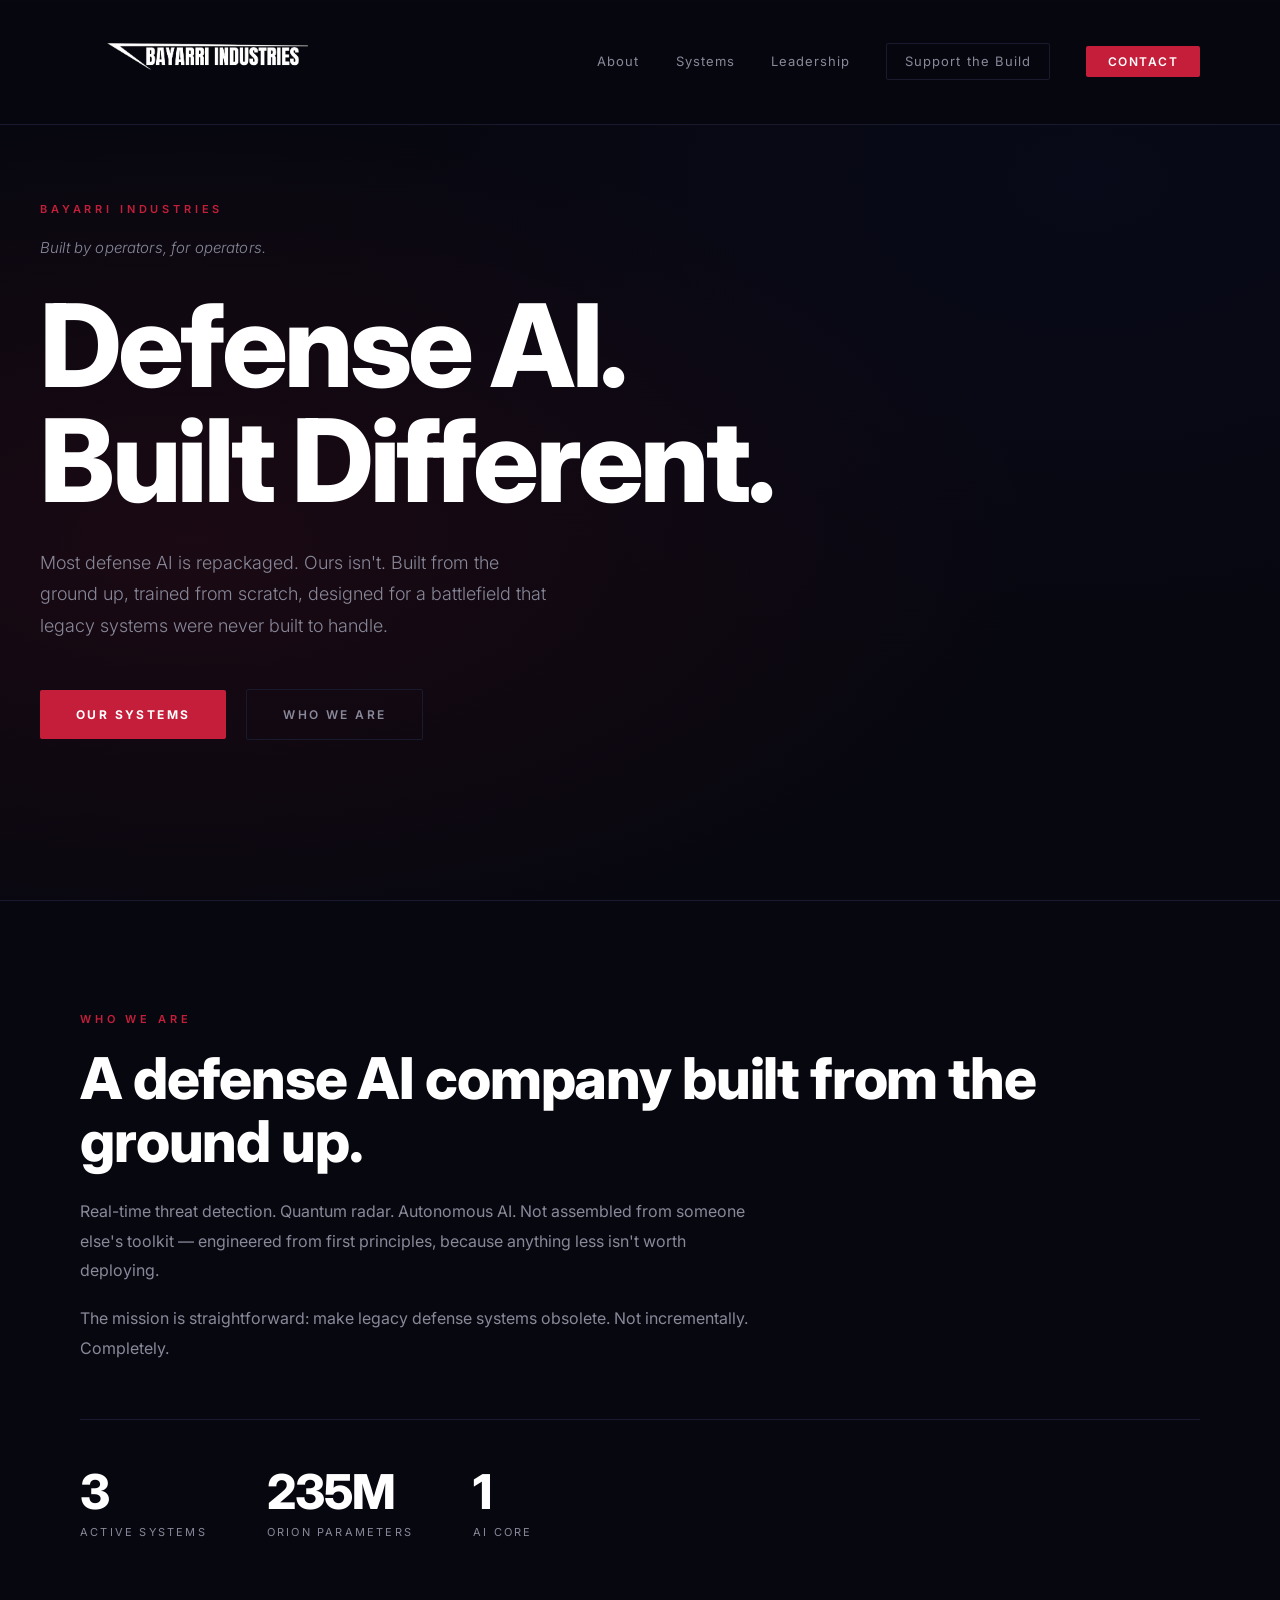
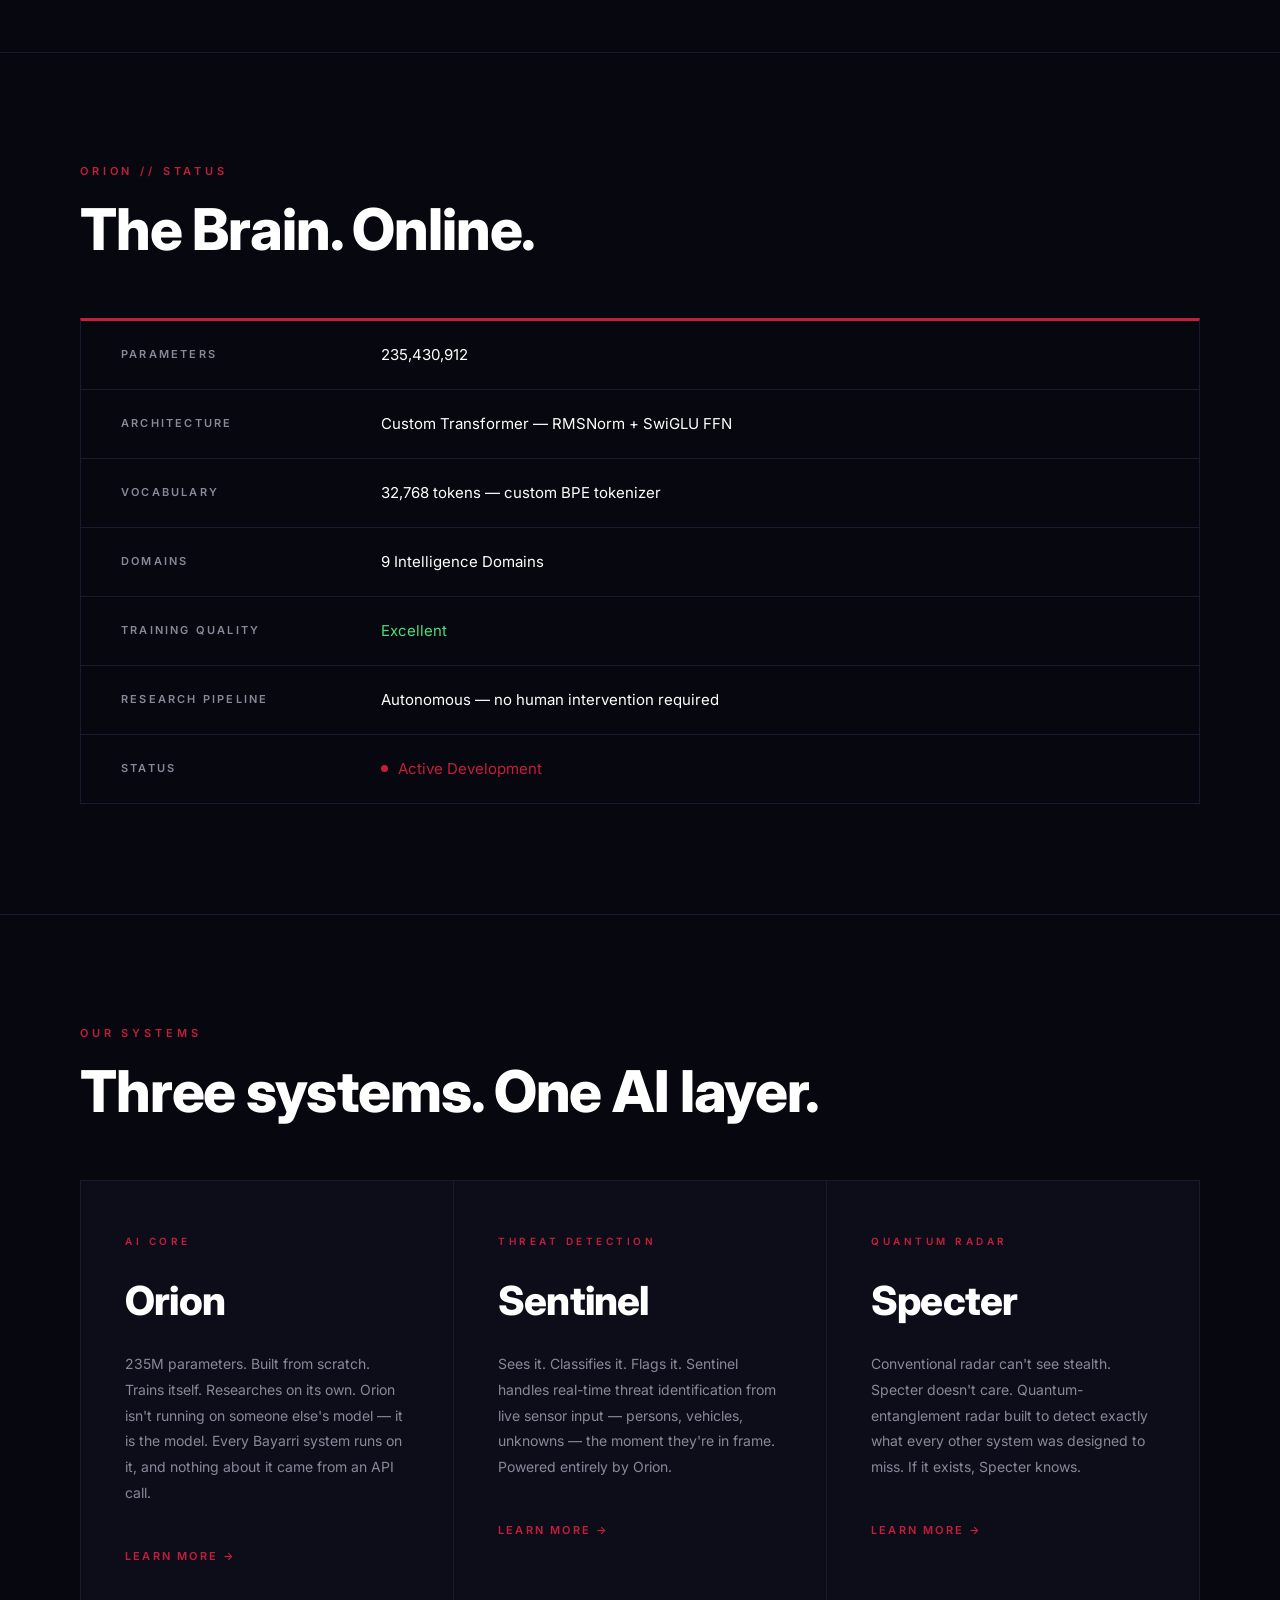
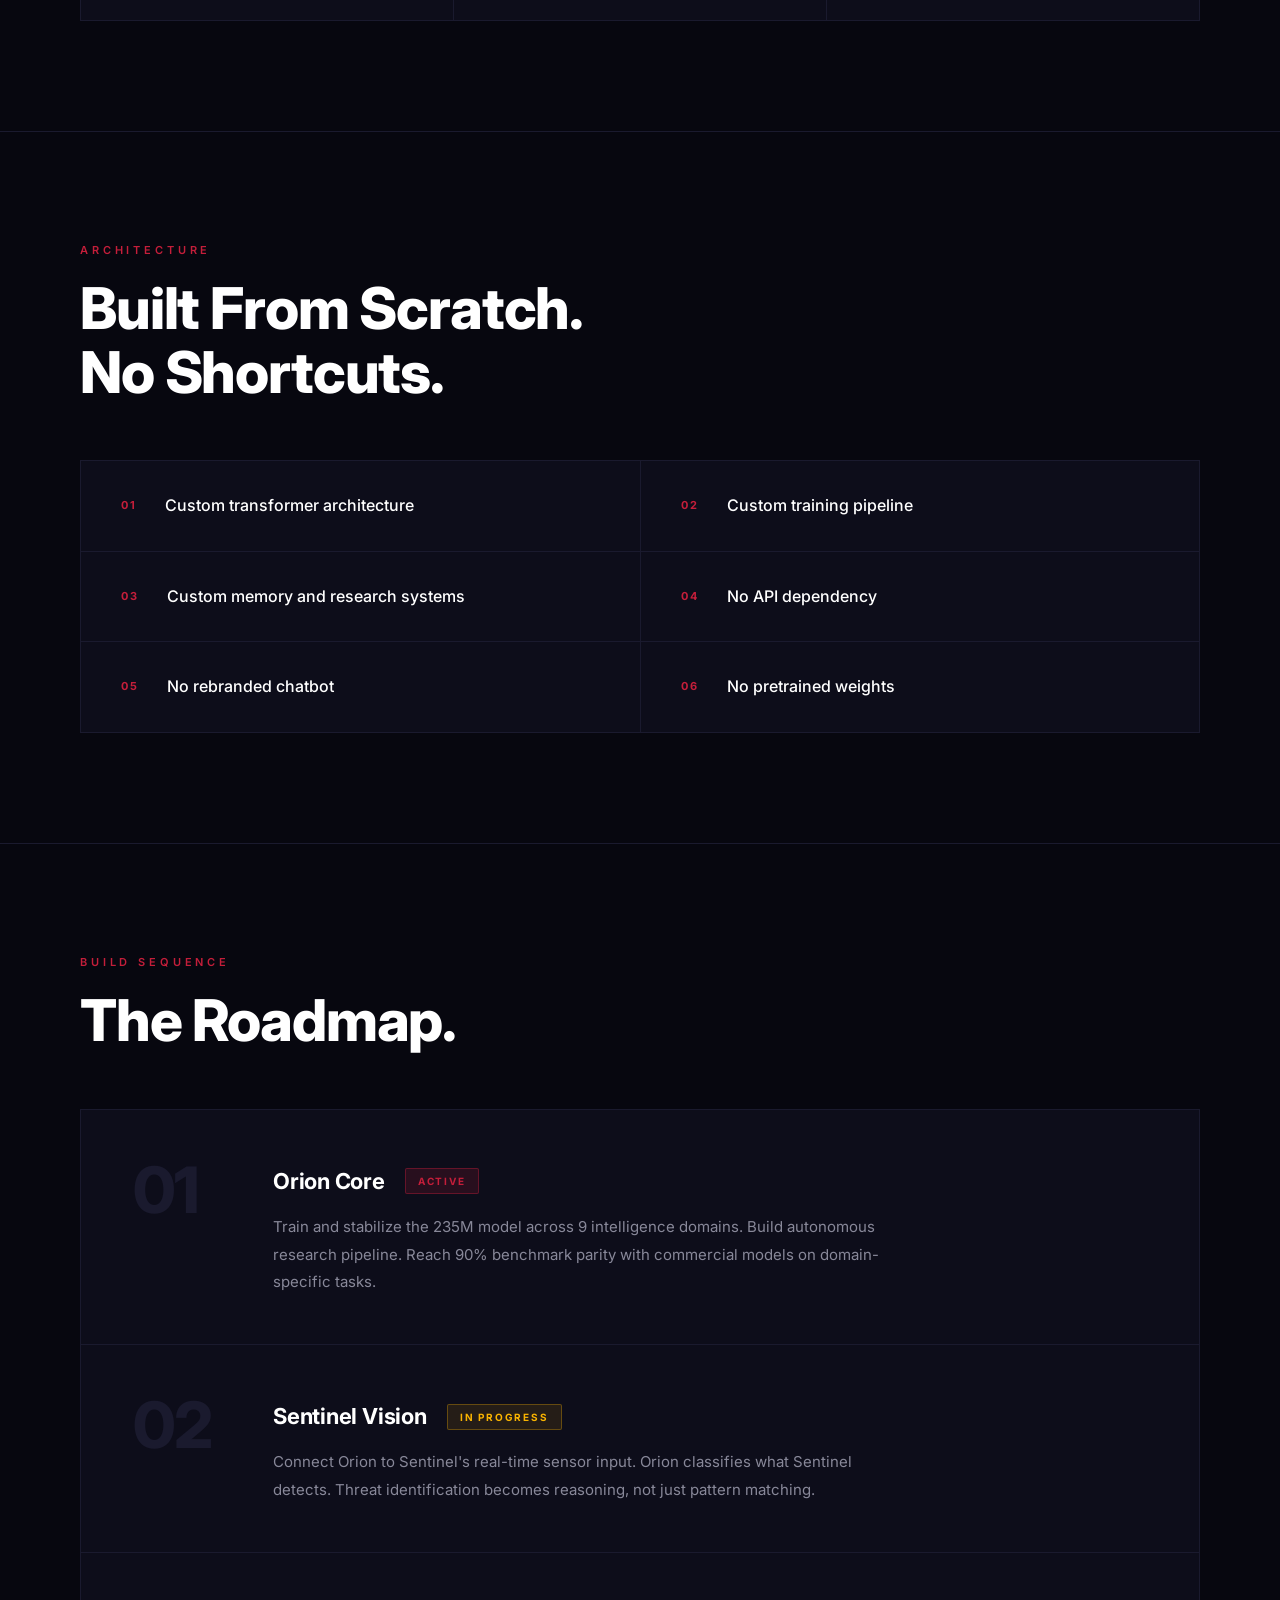
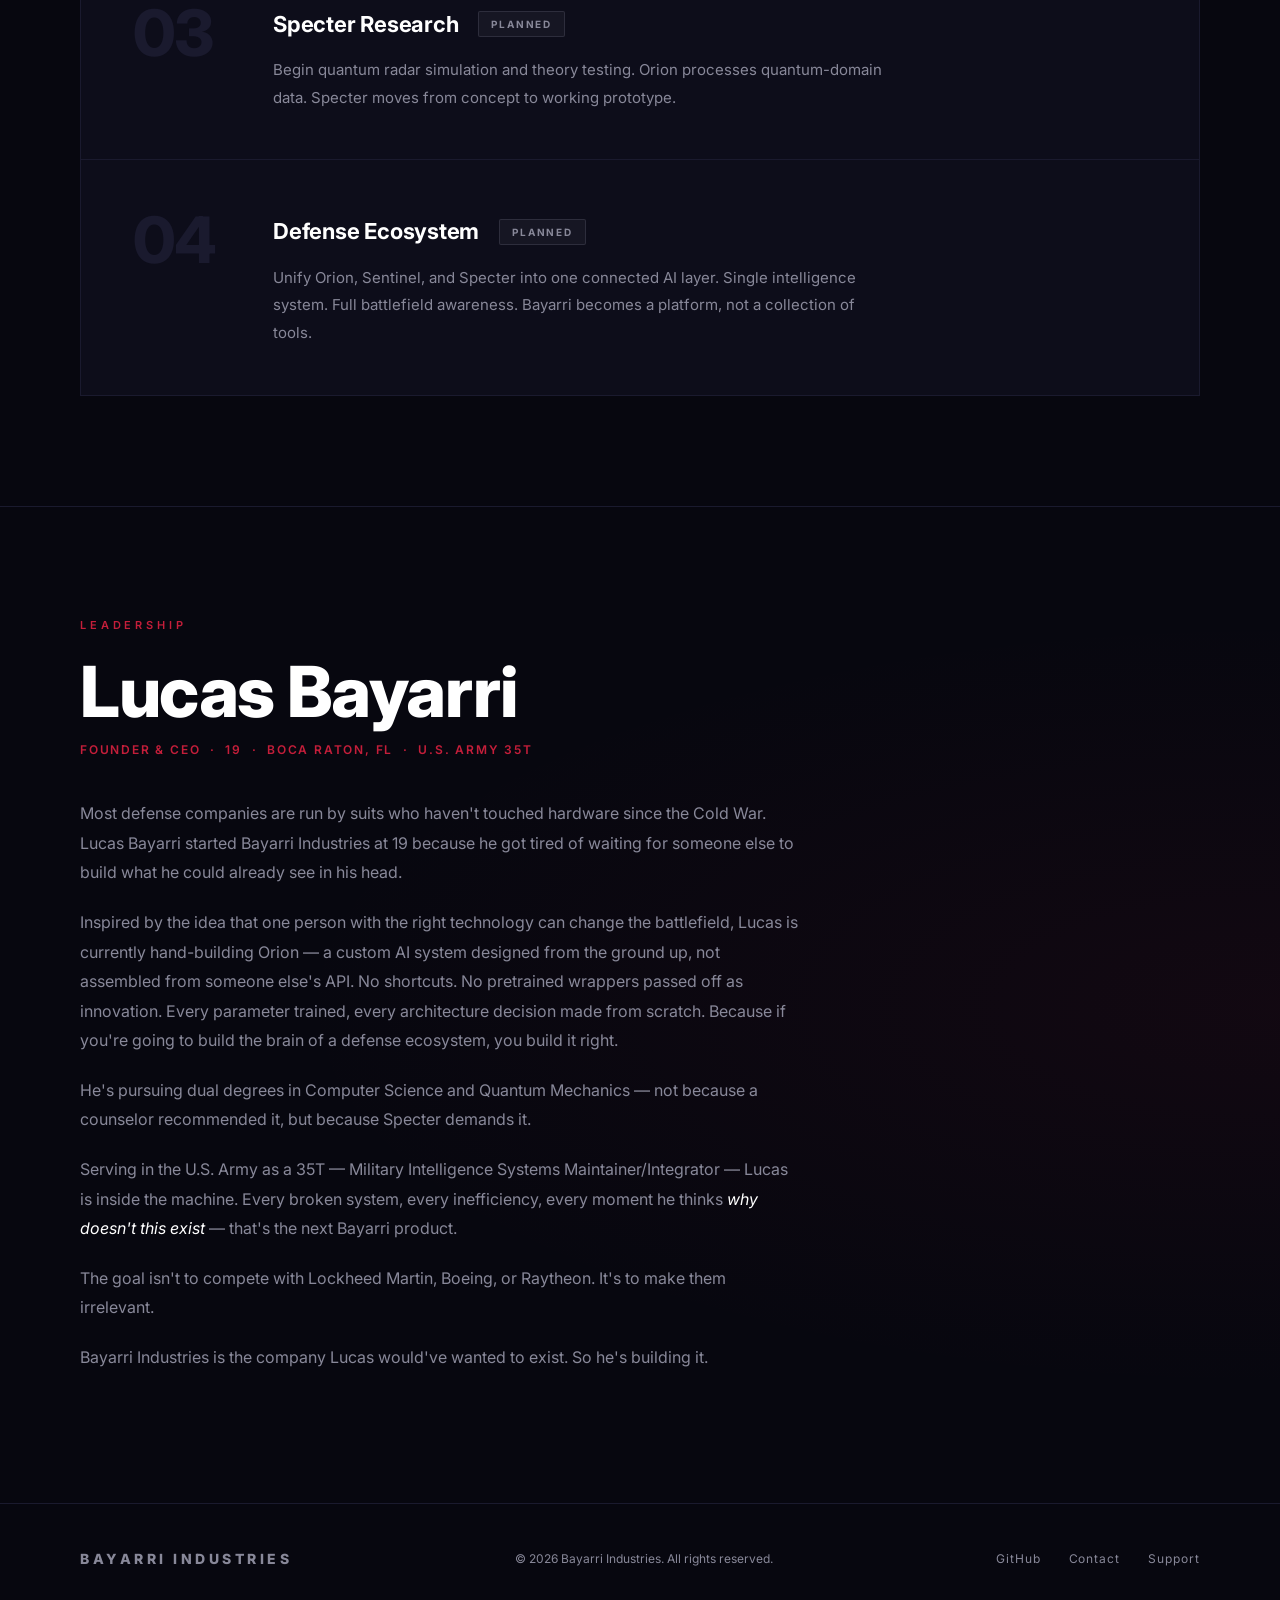
<file: index.html>
<!DOCTYPE html>
<html lang="en">
<head>
    <meta charset="UTF-8">
    <meta name="viewport" content="width=device-width, initial-scale=1.0">
    <title>Bayarri Industries — Defense AI</title>
    <meta name="description" content="Bayarri Industries builds AI-powered defense systems from the ground up. Orion, Sentinel, Specter.">
    <link rel="stylesheet" href="style.css">
    <link href="https://fonts.googleapis.com/css2?family=Inter:wght@300;400;500;600;700;800&display=swap" rel="stylesheet">
</head>
<body>

    <!-- CONTACT MODAL -->
    <div class="modal-overlay" id="contactModal" onclick="closeModal()">
        <div class="modal" onclick="event.stopPropagation()">
            <button class="modal-close" onclick="closeModal()">✕</button>
            <div class="modal-label">Contact</div>
            <h2 class="modal-title">Bayarri Industries</h2>
            <p class="modal-sub">For inquiries, partnerships, or general contact — reach out directly.</p>
            <div class="modal-email">
                <span id="emailText">bayarriindustries@gmail.com</span>
                <button class="copy-btn" onclick="copyEmail()">Copy</button>
            </div>
            <a href="mailto:bayarriindustries@gmail.com" class="btn-primary modal-send">Send Email →</a>
            <p class="modal-note">Response time: within 48 hours.</p>
        </div>
    </div>

    <!-- NAV -->
    <nav>
        <div class="nav-container">
            <a href="index.html" class="logo">
                <img src="assets/logo.png" alt="Bayarri Industries">
            </a>
            <div class="nav-links">
                <a href="#about">About</a>
                <a href="#projects">Systems</a>
                <a href="#ceo">Leadership</a>
                <a href="https://ko-fi.com/bayarriindustries" target="_blank" class="nav-support">Support the Build</a>
                <button class="nav-cta" onclick="openModal()">Contact</button>
            </div>
        </div>
    </nav>

    <!-- HERO -->
    <section class="hero">
        <div class="hero-content">
            <div class="section-label">Bayarri Industries</div>
            <p class="hero-tagline">Built by operators, for operators.</p>
            <h1>Defense AI.<br>Built Different.</h1>
            <p class="hero-sub">Most defense AI is repackaged. Ours isn't. Built from the ground up, trained from scratch, designed for a battlefield that legacy systems were never built to handle.</p>
            <a href="#projects" class="btn-primary">Our Systems</a>
            <a href="#about" class="btn-secondary">Who We Are</a>
        </div>
    </section>

    <!-- ABOUT -->
    <section class="about" id="about">
        <div class="container">
            <div class="section-label">Who We Are</div>
            <h2>A defense AI company built from the ground up.</h2>
            <p>Real-time threat detection. Quantum radar. Autonomous AI. Not assembled from someone else's toolkit — engineered from first principles, because anything less isn't worth deploying.</p>
            <p>The mission is straightforward: make legacy defense systems obsolete. Not incrementally. Completely.</p>
            <div class="about-stats">
                <div>
                    <div class="stat-num">3</div>
                    <div class="stat-label">Active Systems</div>
                </div>
                <div>
                    <div class="stat-num">235M</div>
                    <div class="stat-label">Orion Parameters</div>
                </div>
                <div>
                    <div class="stat-num">1</div>
                    <div class="stat-label">AI Core</div>
                </div>
            </div>
        </div>
    </section>

    <!-- ORION STATUS -->
    <section id="orion-status">
        <div class="container">
            <div class="section-label">Orion // Status</div>
            <h2>The Brain. Online.</h2>
            <div class="orion-panel">
                <div class="panel-row">
                    <span class="panel-key">Parameters</span>
                    <span class="panel-val">235,430,912</span>
                </div>
                <div class="panel-row">
                    <span class="panel-key">Architecture</span>
                    <span class="panel-val">Custom Transformer &mdash; RMSNorm + SwiGLU FFN</span>
                </div>
                <div class="panel-row">
                    <span class="panel-key">Vocabulary</span>
                    <span class="panel-val">32,768 tokens &mdash; custom BPE tokenizer</span>
                </div>
                <div class="panel-row">
                    <span class="panel-key">Domains</span>
                    <span class="panel-val">9 Intelligence Domains</span>
                </div>
                <div class="panel-row">
                    <span class="panel-key">Training Quality</span>
                    <span class="panel-val panel-green">Excellent</span>
                </div>
                <div class="panel-row">
                    <span class="panel-key">Research Pipeline</span>
                    <span class="panel-val">Autonomous &mdash; no human intervention required</span>
                </div>
                <div class="panel-row">
                    <span class="panel-key">Status</span>
                    <span class="panel-val panel-active"><span class="pulse"></span>Active Development</span>
                </div>
            </div>
        </div>
    </section>

    <!-- PROJECTS -->
    <section id="projects">
        <div class="container">
            <div class="section-label">Our Systems</div>
            <h2>Three systems. One AI layer.</h2>
            <div class="project-grid">
                <a href="orion.html" class="project-card">
                    <div class="card-label">AI Core</div>
                    <h3>Orion</h3>
                    <p>235M parameters. Built from scratch. Trains itself. Researches on its own. Orion isn't running on someone else's model — it is the model. Every Bayarri system runs on it, and nothing about it came from an API call.</p>
                    <span class="card-link">Learn more →</span>
                </a>
                <a href="sentinel.html" class="project-card">
                    <div class="card-label">Threat Detection</div>
                    <h3>Sentinel</h3>
                    <p>Sees it. Classifies it. Flags it. Sentinel handles real-time threat identification from live sensor input — persons, vehicles, unknowns — the moment they're in frame. Powered entirely by Orion.</p>
                    <span class="card-link">Learn more →</span>
                </a>
                <a href="specter.html" class="project-card">
                    <div class="card-label">Quantum Radar</div>
                    <h3>Specter</h3>
                    <p>Conventional radar can't see stealth. Specter doesn't care. Quantum-entanglement radar built to detect exactly what every other system was designed to miss. If it exists, Specter knows.</p>
                    <span class="card-link">Learn more →</span>
                </a>
            </div>
        </div>
    </section>

    <!-- NO SHORTCUTS -->
    <section id="no-shortcuts">
        <div class="container">
            <div class="section-label">Architecture</div>
            <h2>Built From Scratch.<br>No Shortcuts.</h2>
            <div class="scratch-grid">
                <div class="scratch-item">
                    <span class="scratch-num">01</span>
                    <span>Custom transformer architecture</span>
                </div>
                <div class="scratch-item">
                    <span class="scratch-num">02</span>
                    <span>Custom training pipeline</span>
                </div>
                <div class="scratch-item">
                    <span class="scratch-num">03</span>
                    <span>Custom memory and research systems</span>
                </div>
                <div class="scratch-item">
                    <span class="scratch-num">04</span>
                    <span>No API dependency</span>
                </div>
                <div class="scratch-item">
                    <span class="scratch-num">05</span>
                    <span>No rebranded chatbot</span>
                </div>
                <div class="scratch-item">
                    <span class="scratch-num">06</span>
                    <span>No pretrained weights</span>
                </div>
            </div>
        </div>
    </section>

    <!-- ROADMAP -->
    <section id="roadmap">
        <div class="container">
            <div class="section-label">Build Sequence</div>
            <h2>The Roadmap.</h2>
            <div class="roadmap">
                <div class="phase">
                    <div class="phase-num">01</div>
                    <div class="phase-body">
                        <div class="phase-header">
                            <div class="phase-title">Orion Core</div>
                            <div class="phase-badge phase-active-badge">Active</div>
                        </div>
                        <p>Train and stabilize the 235M model across 9 intelligence domains. Build autonomous research pipeline. Reach 90% benchmark parity with commercial models on domain-specific tasks.</p>
                    </div>
                </div>
                <div class="phase">
                    <div class="phase-num">02</div>
                    <div class="phase-body">
                        <div class="phase-header">
                            <div class="phase-title">Sentinel Vision</div>
                            <div class="phase-badge phase-progress-badge">In Progress</div>
                        </div>
                        <p>Connect Orion to Sentinel's real-time sensor input. Orion classifies what Sentinel detects. Threat identification becomes reasoning, not just pattern matching.</p>
                    </div>
                </div>
                <div class="phase">
                    <div class="phase-num">03</div>
                    <div class="phase-body">
                        <div class="phase-header">
                            <div class="phase-title">Specter Research</div>
                            <div class="phase-badge phase-planned-badge">Planned</div>
                        </div>
                        <p>Begin quantum radar simulation and theory testing. Orion processes quantum-domain data. Specter moves from concept to working prototype.</p>
                    </div>
                </div>
                <div class="phase">
                    <div class="phase-num">04</div>
                    <div class="phase-body">
                        <div class="phase-header">
                            <div class="phase-title">Defense Ecosystem</div>
                            <div class="phase-badge phase-planned-badge">Planned</div>
                        </div>
                        <p>Unify Orion, Sentinel, and Specter into one connected AI layer. Single intelligence system. Full battlefield awareness. Bayarri becomes a platform, not a collection of tools.</p>
                    </div>
                </div>
            </div>
        </div>
    </section>

    <!-- CEO -->
    <section class="ceo" id="ceo">
        <div class="container">
            <div class="section-label">Leadership</div>
            <div class="ceo-text">
                <h2>Lucas Bayarri</h2>
                <div class="ceo-title">Founder & CEO &nbsp;·&nbsp; 19 &nbsp;·&nbsp; Boca Raton, FL &nbsp;·&nbsp; U.S. Army 35T</div>
                <p>Most defense companies are run by suits who haven't touched hardware since the Cold War. Lucas Bayarri started Bayarri Industries at 19 because he got tired of waiting for someone else to build what he could already see in his head.</p>
                <p>Inspired by the idea that one person with the right technology can change the battlefield, Lucas is currently hand-building Orion — a custom AI system designed from the ground up, not assembled from someone else's API. No shortcuts. No pretrained wrappers passed off as innovation. Every parameter trained, every architecture decision made from scratch. Because if you're going to build the brain of a defense ecosystem, you build it right.</p>
                <p>He's pursuing dual degrees in Computer Science and Quantum Mechanics — not because a counselor recommended it, but because Specter demands it.</p>
                <p>Serving in the U.S. Army as a 35T — Military Intelligence Systems Maintainer/Integrator — Lucas is inside the machine. Every broken system, every inefficiency, every moment he thinks <em>why doesn't this exist</em> — that's the next Bayarri product.</p>
                <p>The goal isn't to compete with Lockheed Martin, Boeing, or Raytheon. It's to make them irrelevant.</p>
                <p>Bayarri Industries is the company Lucas would've wanted to exist. So he's building it.</p>
            </div>
        </div>
    </section>

    <!-- FOOTER -->
    <footer>
        <div class="container">
            <div class="footer-content">
                <div class="footer-logo">BAYARRI INDUSTRIES</div>
                <div class="footer-text">© 2026 Bayarri Industries. All rights reserved.</div>
                <div class="footer-links">
                    <a href="https://github.com/Bayarri-Industries" target="_blank">GitHub</a>
                    <a href="#" onclick="openModal(); return false;">Contact</a>
                    <a href="https://ko-fi.com/bayarriindustries" target="_blank">Support</a>
                </div>
            </div>
        </div>
    </footer>

    <script>
        function openModal() {
            document.getElementById('contactModal').classList.add('active');
            document.body.style.overflow = 'hidden';
        }
        function closeModal() {
            document.getElementById('contactModal').classList.remove('active');
            document.body.style.overflow = '';
        }
        function copyEmail() {
            navigator.clipboard.writeText('bayarriindustries@gmail.com');
            const btn = document.querySelector('.copy-btn');
            btn.textContent = 'Copied';
            setTimeout(() => btn.textContent = 'Copy', 2000);
        }
        document.addEventListener('keydown', e => { if (e.key === 'Escape') closeModal(); });
    </script>

</body>
</html>
</file>
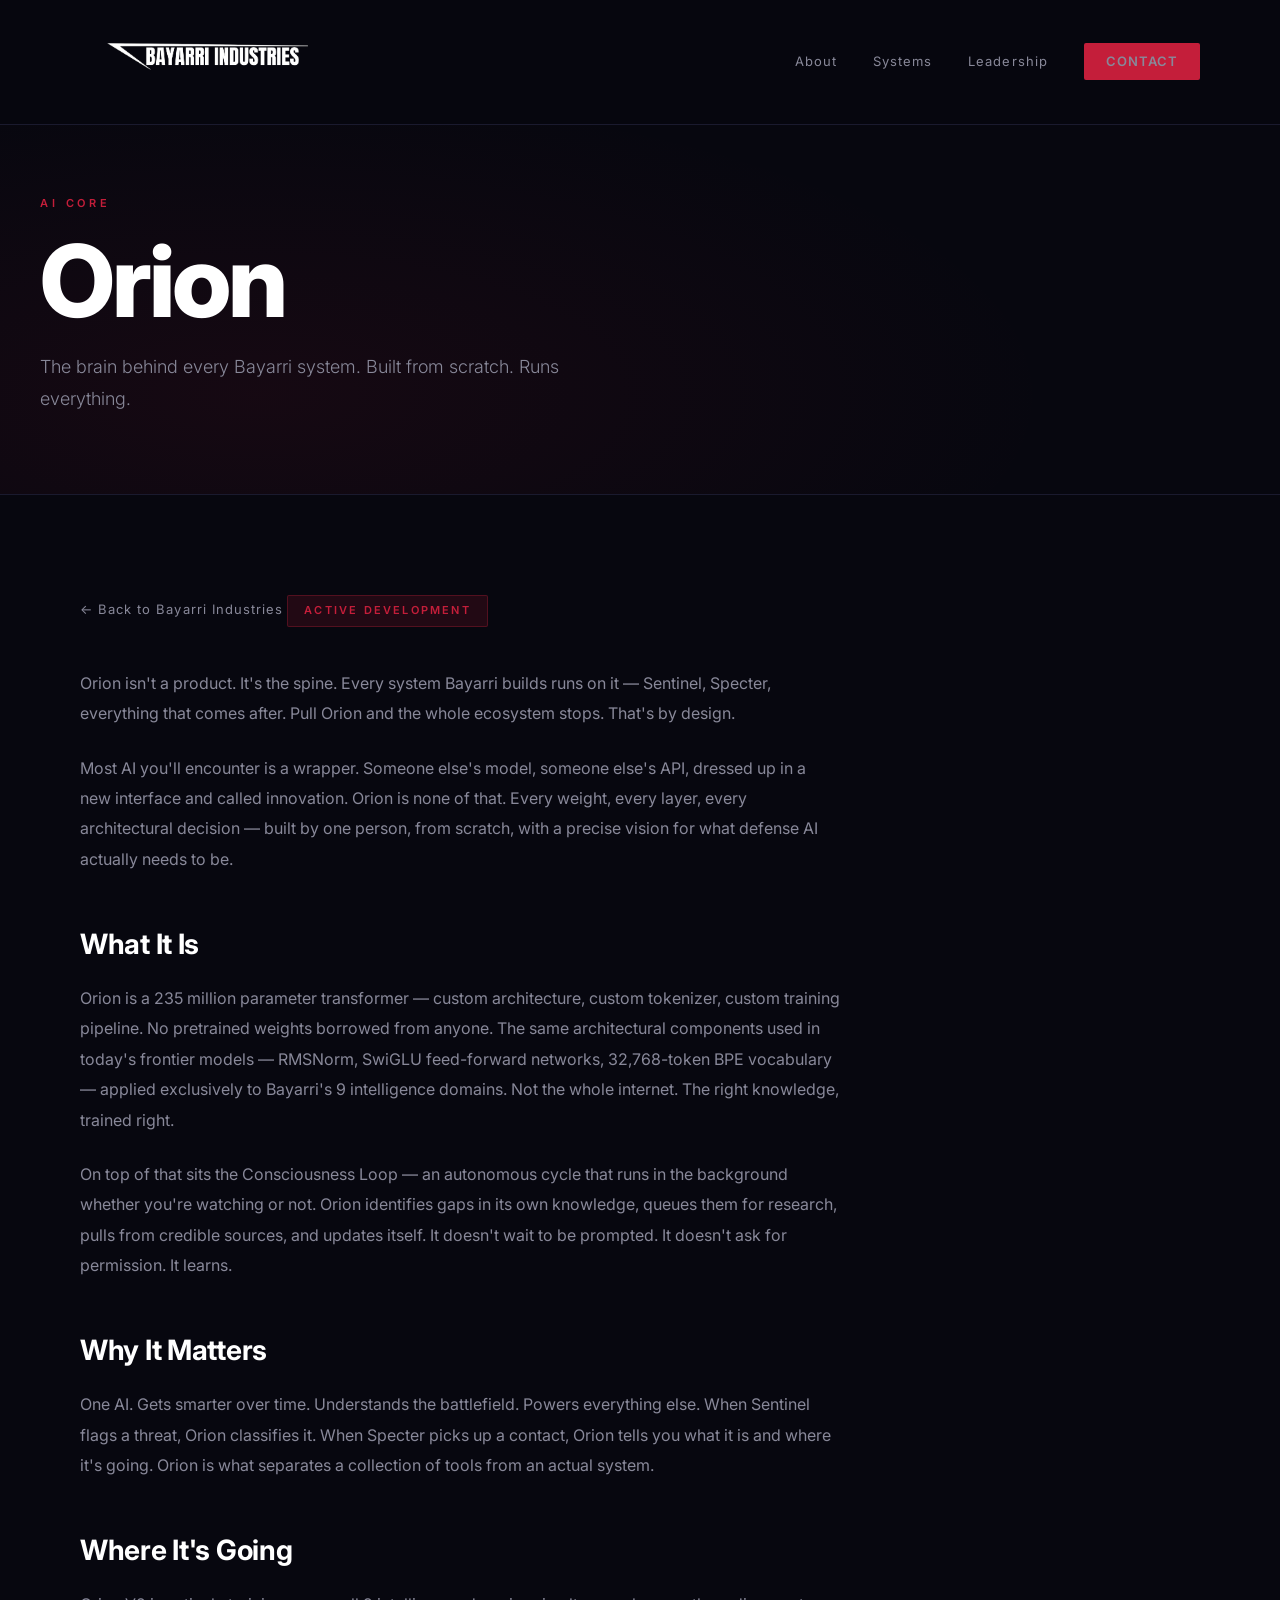
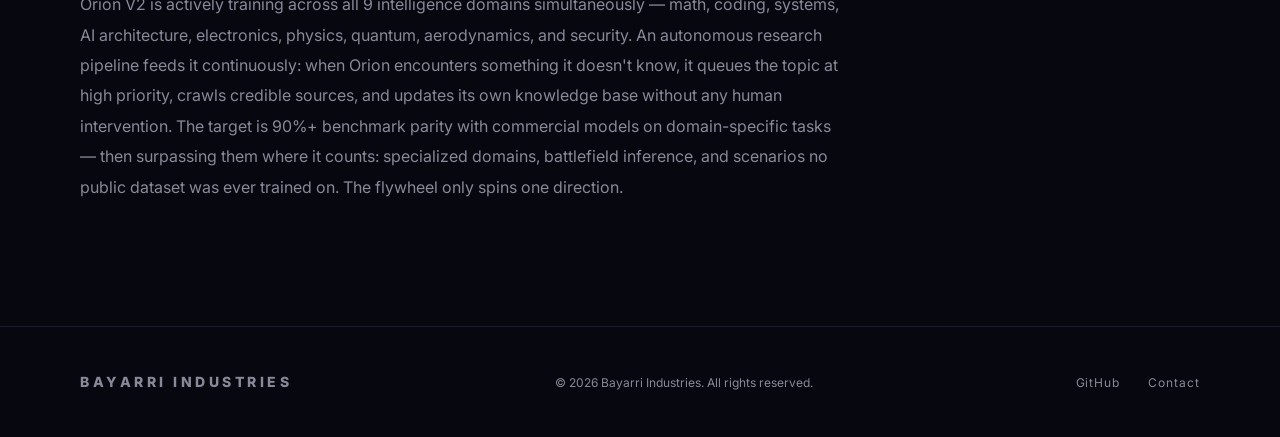
<file: orion.html>
<!DOCTYPE html>
<html lang="en">
<head>
    <meta charset="UTF-8">
    <meta name="viewport" content="width=device-width, initial-scale=1.0">
    <title>Orion — Bayarri Industries</title>
    <link rel="stylesheet" href="style.css">
    <link href="https://fonts.googleapis.com/css2?family=Inter:wght@300;400;500;600;700;800&display=swap" rel="stylesheet">
</head>
<body>

    <nav>
        <div class="nav-container">
            <a href="index.html" class="logo">
                <img src="assets/logo.png" alt="Bayarri Industries">
            </a>
            <div class="nav-links">
                <a href="index.html#about">About</a>
                <a href="index.html#projects">Systems</a>
                <a href="index.html#ceo">Leadership</a>
                <a href="mailto:bayarriindustries@gmail.com" class="nav-cta">Contact</a>
            </div>
        </div>
    </nav>

    <div class="page-hero">
        <div class="page-hero-content">
            <div class="section-label">AI Core</div>
            <h1>Orion</h1>
            <p class="sub">The brain behind every Bayarri system. Built from scratch. Runs everything.</p>
        </div>
    </div>

    <div class="page-content">
        <div class="container">
            <a href="index.html" class="back-link">← Back to Bayarri Industries</a>
            <div class="status-badge">Active Development</div>

            <p>Orion isn't a product. It's the spine. Every system Bayarri builds runs on it — Sentinel, Specter, everything that comes after. Pull Orion and the whole ecosystem stops. That's by design.</p>

            <p>Most AI you'll encounter is a wrapper. Someone else's model, someone else's API, dressed up in a new interface and called innovation. Orion is none of that. Every weight, every layer, every architectural decision — built by one person, from scratch, with a precise vision for what defense AI actually needs to be.</p>

            <h3>What It Is</h3>
            <p>Orion is a 235 million parameter transformer — custom architecture, custom tokenizer, custom training pipeline. No pretrained weights borrowed from anyone. The same architectural components used in today's frontier models — RMSNorm, SwiGLU feed-forward networks, 32,768-token BPE vocabulary — applied exclusively to Bayarri's 9 intelligence domains. Not the whole internet. The right knowledge, trained right.</p>

            <p>On top of that sits the Consciousness Loop — an autonomous cycle that runs in the background whether you're watching or not. Orion identifies gaps in its own knowledge, queues them for research, pulls from credible sources, and updates itself. It doesn't wait to be prompted. It doesn't ask for permission. It learns.</p>

            <h3>Why It Matters</h3>
            <p>One AI. Gets smarter over time. Understands the battlefield. Powers everything else. When Sentinel flags a threat, Orion classifies it. When Specter picks up a contact, Orion tells you what it is and where it's going. Orion is what separates a collection of tools from an actual system.</p>

            <h3>Where It's Going</h3>
            <p>Orion V2 is actively training across all 9 intelligence domains simultaneously — math, coding, systems, AI architecture, electronics, physics, quantum, aerodynamics, and security. An autonomous research pipeline feeds it continuously: when Orion encounters something it doesn't know, it queues the topic at high priority, crawls credible sources, and updates its own knowledge base without any human intervention. The target is 90%+ benchmark parity with commercial models on domain-specific tasks — then surpassing them where it counts: specialized domains, battlefield inference, and scenarios no public dataset was ever trained on. The flywheel only spins one direction.</p>
        </div>
    </div>

    <footer>
        <div class="container">
            <div class="footer-content">
                <div class="footer-logo">BAYARRI INDUSTRIES</div>
                <div class="footer-text">© 2026 Bayarri Industries. All rights reserved.</div>
                <div class="footer-links">
                    <a href="https://github.com/Bayarri-Industries" target="_blank">GitHub</a>
                    <a href="mailto:bayarriindustries@gmail.com">Contact</a>
                </div>
            </div>
        </div>
    </footer>

</body>
</html>
</file>
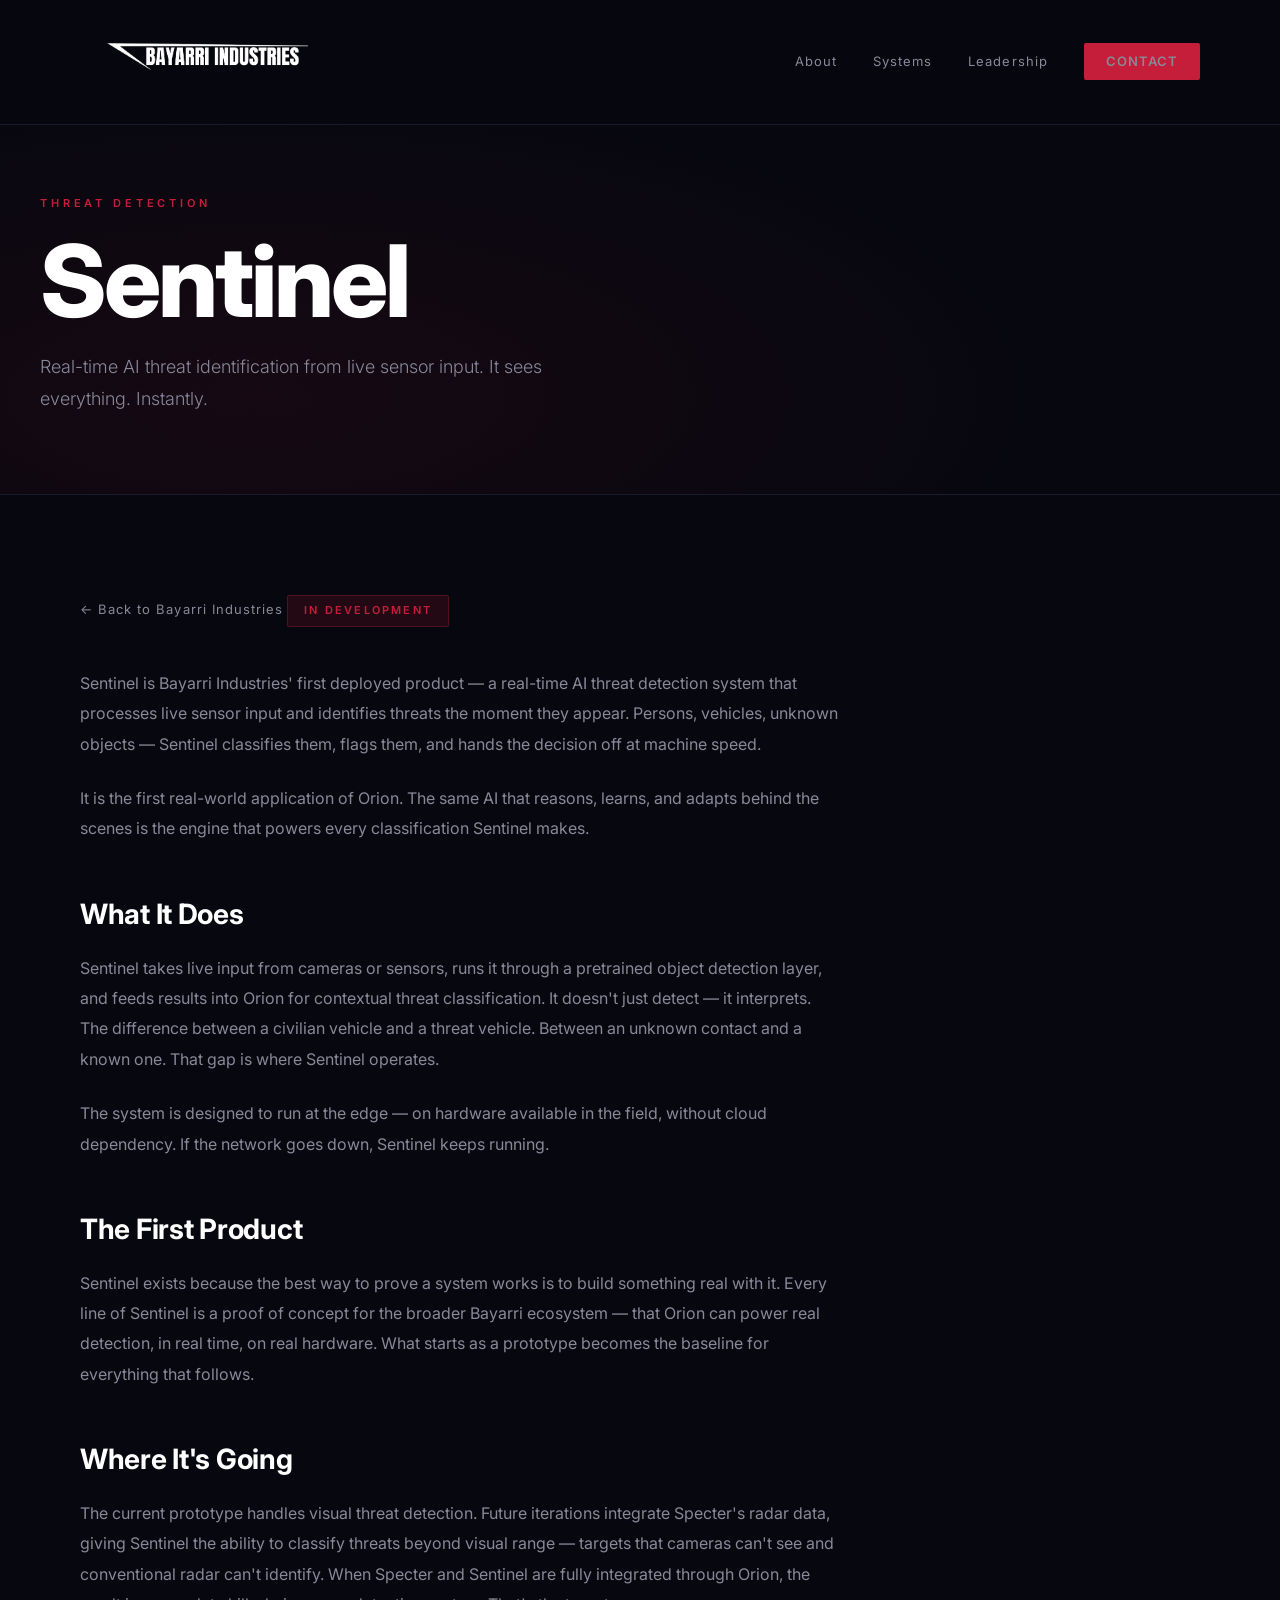
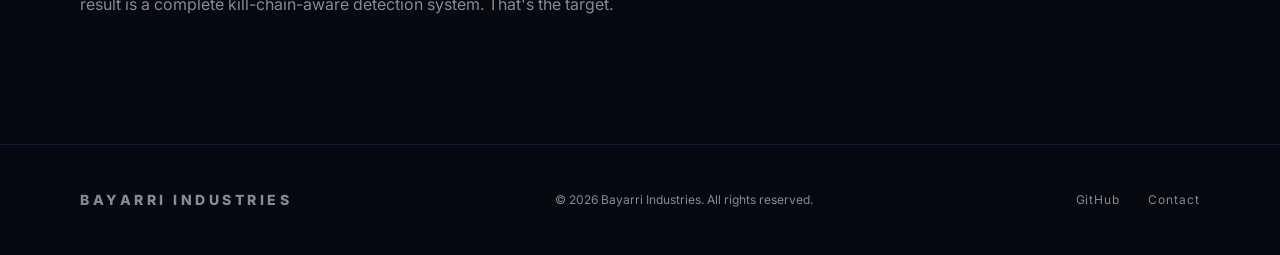
<file: sentinel.html>
<!DOCTYPE html>
<html lang="en">
<head>
    <meta charset="UTF-8">
    <meta name="viewport" content="width=device-width, initial-scale=1.0">
    <title>Sentinel — Bayarri Industries</title>
    <link rel="stylesheet" href="style.css">
    <link href="https://fonts.googleapis.com/css2?family=Inter:wght@300;400;500;600;700;800&display=swap" rel="stylesheet">
</head>
<body>

    <nav>
        <div class="nav-container">
            <a href="index.html" class="logo">
                <img src="assets/logo.png" alt="Bayarri Industries">
            </a>
            <div class="nav-links">
                <a href="index.html#about">About</a>
                <a href="index.html#projects">Systems</a>
                <a href="index.html#ceo">Leadership</a>
                <a href="mailto:bayarriindustries@gmail.com" class="nav-cta">Contact</a>
            </div>
        </div>
    </nav>

    <div class="page-hero">
        <div class="page-hero-content">
            <div class="section-label">Threat Detection</div>
            <h1>Sentinel</h1>
            <p class="sub">Real-time AI threat identification from live sensor input. It sees everything. Instantly.</p>
        </div>
    </div>

    <div class="page-content">
        <div class="container">
            <a href="index.html" class="back-link">← Back to Bayarri Industries</a>
            <div class="status-badge">In Development</div>

            <p>Sentinel is Bayarri Industries' first deployed product — a real-time AI threat detection system that processes live sensor input and identifies threats the moment they appear. Persons, vehicles, unknown objects — Sentinel classifies them, flags them, and hands the decision off at machine speed.</p>

            <p>It is the first real-world application of Orion. The same AI that reasons, learns, and adapts behind the scenes is the engine that powers every classification Sentinel makes.</p>

            <h3>What It Does</h3>
            <p>Sentinel takes live input from cameras or sensors, runs it through a pretrained object detection layer, and feeds results into Orion for contextual threat classification. It doesn't just detect — it interprets. The difference between a civilian vehicle and a threat vehicle. Between an unknown contact and a known one. That gap is where Sentinel operates.</p>

            <p>The system is designed to run at the edge — on hardware available in the field, without cloud dependency. If the network goes down, Sentinel keeps running.</p>

            <h3>The First Product</h3>
            <p>Sentinel exists because the best way to prove a system works is to build something real with it. Every line of Sentinel is a proof of concept for the broader Bayarri ecosystem — that Orion can power real detection, in real time, on real hardware. What starts as a prototype becomes the baseline for everything that follows.</p>

            <h3>Where It's Going</h3>
            <p>The current prototype handles visual threat detection. Future iterations integrate Specter's radar data, giving Sentinel the ability to classify threats beyond visual range — targets that cameras can't see and conventional radar can't identify. When Specter and Sentinel are fully integrated through Orion, the result is a complete kill-chain-aware detection system. That's the target.</p>
        </div>
    </div>

    <footer>
        <div class="container">
            <div class="footer-content">
                <div class="footer-logo">BAYARRI INDUSTRIES</div>
                <div class="footer-text">© 2026 Bayarri Industries. All rights reserved.</div>
                <div class="footer-links">
                    <a href="https://github.com/Bayarri-Industries" target="_blank">GitHub</a>
                    <a href="mailto:bayarriindustries@gmail.com">Contact</a>
                </div>
            </div>
        </div>
    </footer>

</body>
</html>
</file>
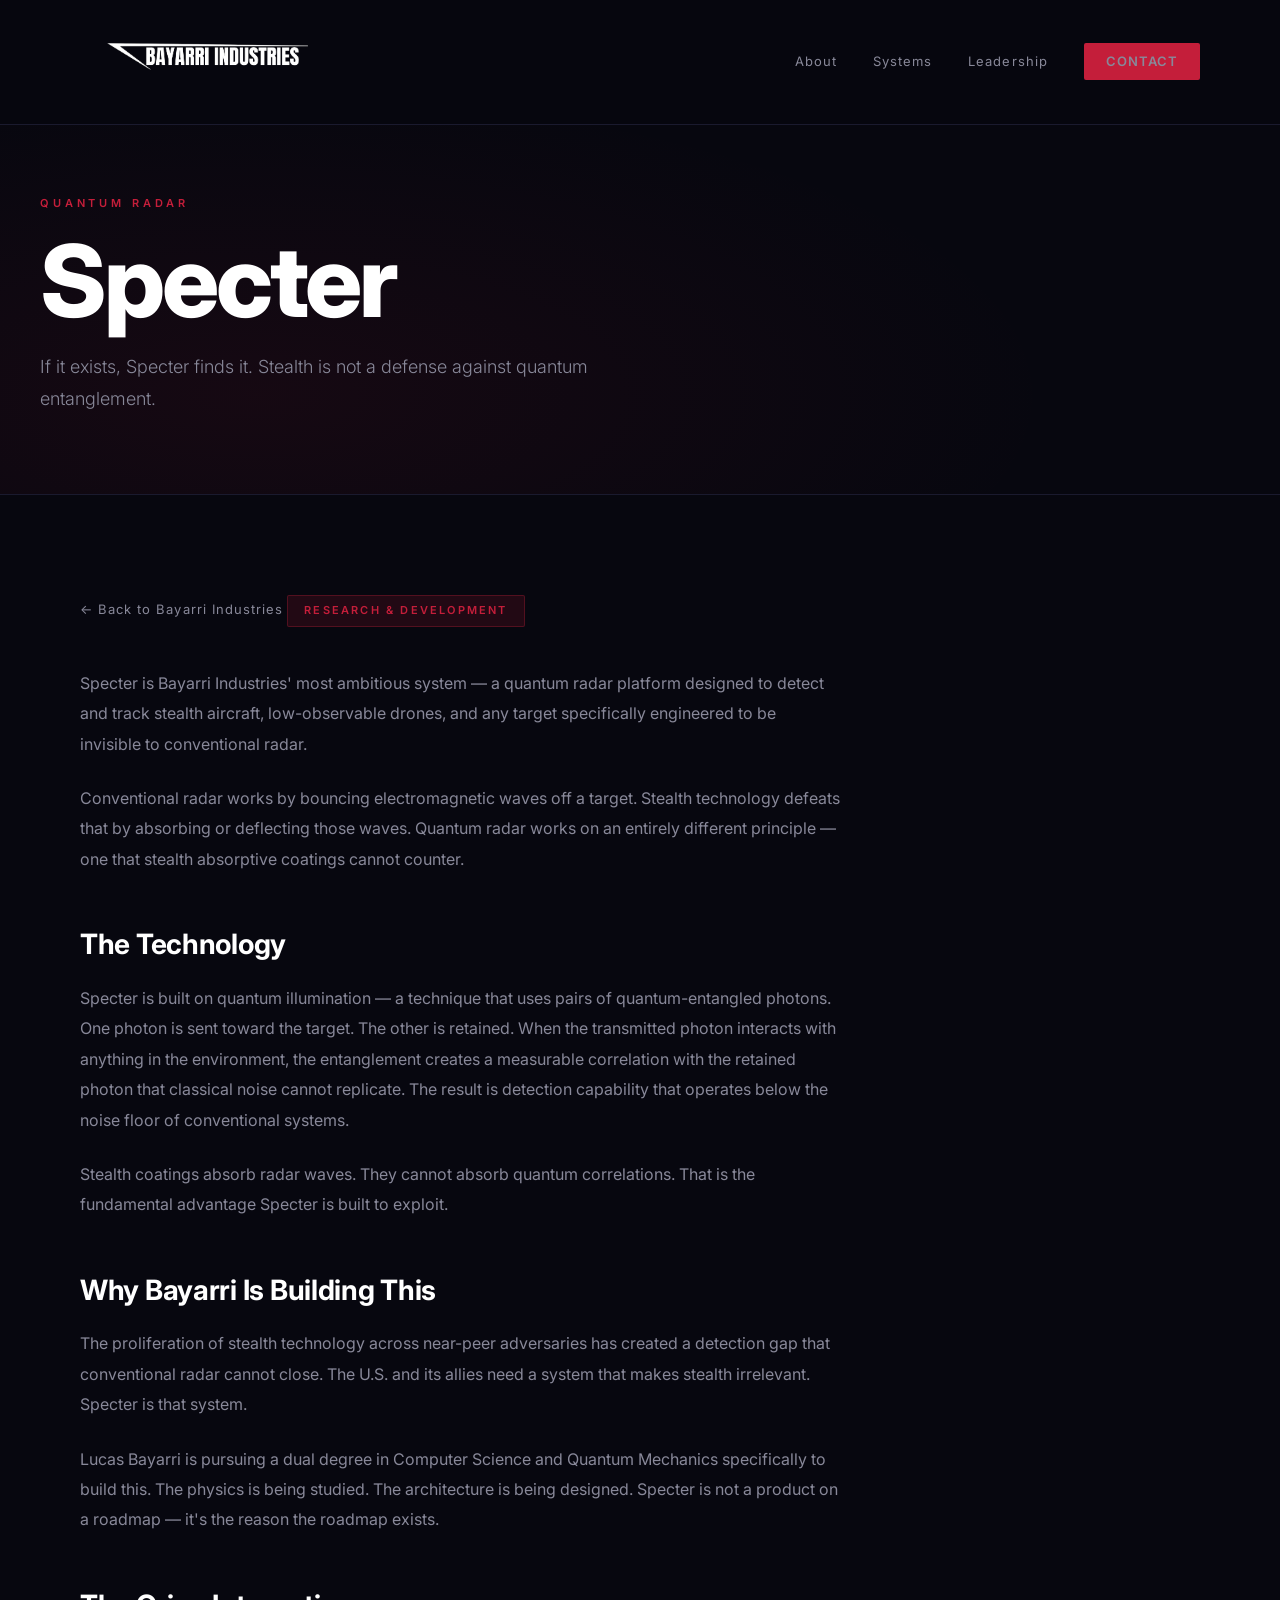
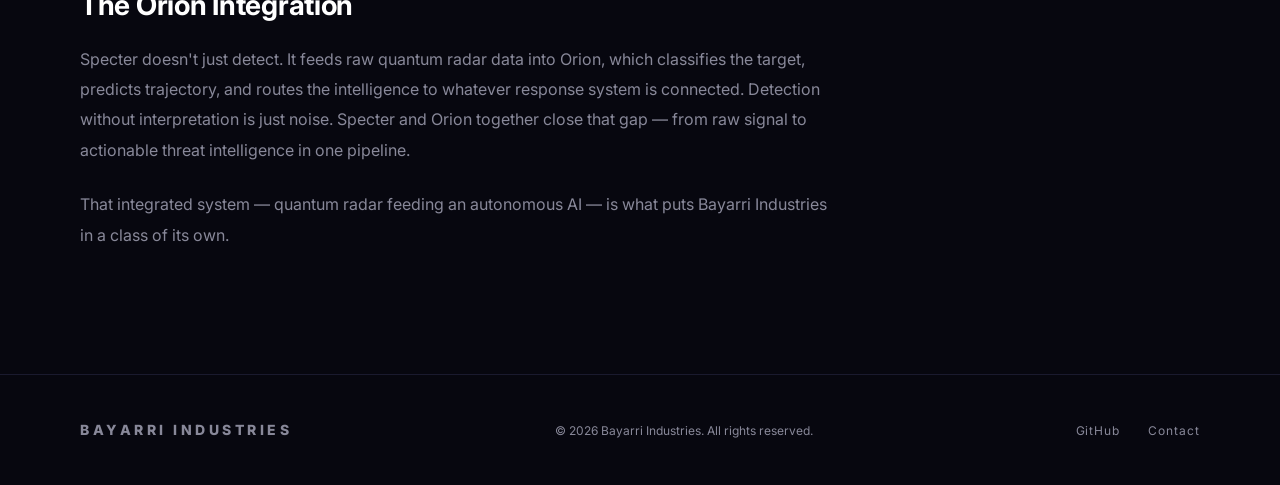
<file: specter.html>
<!DOCTYPE html>
<html lang="en">
<head>
    <meta charset="UTF-8">
    <meta name="viewport" content="width=device-width, initial-scale=1.0">
    <title>Specter — Bayarri Industries</title>
    <link rel="stylesheet" href="style.css">
    <link href="https://fonts.googleapis.com/css2?family=Inter:wght@300;400;500;600;700;800&display=swap" rel="stylesheet">
</head>
<body>

    <nav>
        <div class="nav-container">
            <a href="index.html" class="logo">
                <img src="assets/logo.png" alt="Bayarri Industries">
            </a>
            <div class="nav-links">
                <a href="index.html#about">About</a>
                <a href="index.html#projects">Systems</a>
                <a href="index.html#ceo">Leadership</a>
                <a href="mailto:bayarriindustries@gmail.com" class="nav-cta">Contact</a>
            </div>
        </div>
    </nav>

    <div class="page-hero">
        <div class="page-hero-content">
            <div class="section-label">Quantum Radar</div>
            <h1>Specter</h1>
            <p class="sub">If it exists, Specter finds it. Stealth is not a defense against quantum entanglement.</p>
        </div>
    </div>

    <div class="page-content">
        <div class="container">
            <a href="index.html" class="back-link">← Back to Bayarri Industries</a>
            <div class="status-badge">Research & Development</div>

            <p>Specter is Bayarri Industries' most ambitious system — a quantum radar platform designed to detect and track stealth aircraft, low-observable drones, and any target specifically engineered to be invisible to conventional radar.</p>

            <p>Conventional radar works by bouncing electromagnetic waves off a target. Stealth technology defeats that by absorbing or deflecting those waves. Quantum radar works on an entirely different principle — one that stealth absorptive coatings cannot counter.</p>

            <h3>The Technology</h3>
            <p>Specter is built on quantum illumination — a technique that uses pairs of quantum-entangled photons. One photon is sent toward the target. The other is retained. When the transmitted photon interacts with anything in the environment, the entanglement creates a measurable correlation with the retained photon that classical noise cannot replicate. The result is detection capability that operates below the noise floor of conventional systems.</p>

            <p>Stealth coatings absorb radar waves. They cannot absorb quantum correlations. That is the fundamental advantage Specter is built to exploit.</p>

            <h3>Why Bayarri Is Building This</h3>
            <p>The proliferation of stealth technology across near-peer adversaries has created a detection gap that conventional radar cannot close. The U.S. and its allies need a system that makes stealth irrelevant. Specter is that system.</p>

            <p>Lucas Bayarri is pursuing a dual degree in Computer Science and Quantum Mechanics specifically to build this. The physics is being studied. The architecture is being designed. Specter is not a product on a roadmap — it's the reason the roadmap exists.</p>

            <h3>The Orion Integration</h3>
            <p>Specter doesn't just detect. It feeds raw quantum radar data into Orion, which classifies the target, predicts trajectory, and routes the intelligence to whatever response system is connected. Detection without interpretation is just noise. Specter and Orion together close that gap — from raw signal to actionable threat intelligence in one pipeline.</p>

            <p>That integrated system — quantum radar feeding an autonomous AI — is what puts Bayarri Industries in a class of its own.</p>
        </div>
    </div>

    <footer>
        <div class="container">
            <div class="footer-content">
                <div class="footer-logo">BAYARRI INDUSTRIES</div>
                <div class="footer-text">© 2026 Bayarri Industries. All rights reserved.</div>
                <div class="footer-links">
                    <a href="https://github.com/Bayarri-Industries" target="_blank">GitHub</a>
                    <a href="mailto:bayarriindustries@gmail.com">Contact</a>
                </div>
            </div>
        </div>
    </footer>

</body>
</html>
</file>
<file: style.css>
* {
    margin: 0;
    padding: 0;
    box-sizing: border-box;
}

:root {
    --bg: #07070f;
    --bg-card: #0d0d1a;
    --red: #c41e3a;
    --red-bright: #e02040;
    --white: #ffffff;
    --gray: #888899;
    --border: #1a1a2e;
}

html {
    scroll-behavior: smooth;
}

body {
    background: var(--bg);
    color: var(--white);
    font-family: 'Inter', sans-serif;
    line-height: 1.6;
}

/* NAV */
nav {
    position: fixed;
    top: 0;
    width: 100%;
    z-index: 100;
    padding: 18px 0;
    background: rgba(7, 7, 15, 0.92);
    backdrop-filter: blur(12px);
    border-bottom: 1px solid var(--border);
}

.nav-container {
    max-width: 1200px;
    margin: 0 auto;
    padding: 0 40px;
    display: flex;
    justify-content: space-between;
    align-items: center;
}

.logo img {
    height: 80px;
}

.nav-links {
    display: flex;
    gap: 36px;
    align-items: center;
}

.nav-links a {
    color: var(--gray);
    text-decoration: none;
    font-size: 13px;
    letter-spacing: 0.08em;
    transition: color 0.2s;
}

.nav-links a:hover {
    color: var(--white);
}

.nav-support {
    color: var(--gray);
    text-decoration: none;
    font-size: 13px;
    letter-spacing: 0.08em;
    border: 1px solid var(--border);
    padding: 7px 18px;
    border-radius: 2px;
    transition: all 0.2s;
}

.nav-support:hover {
    border-color: var(--gray);
    color: var(--white);
}

.nav-cta {
    background: var(--red);
    color: var(--white);
    padding: 8px 22px;
    border: none;
    border-radius: 2px;
    font-size: 12px;
    font-family: 'Inter', sans-serif;
    letter-spacing: 0.12em;
    text-transform: uppercase;
    font-weight: 600;
    cursor: pointer;
    text-decoration: none;
    display: inline-block;
}

.nav-cta:hover {
    background: var(--red-bright);
}

/* HERO */
.hero {
    min-height: 100vh;
    display: flex;
    align-items: center;
    position: relative;
    padding: 140px 40px 100px;
    background:
        radial-gradient(ellipse at 15% 60%, rgba(196, 30, 58, 0.10) 0%, transparent 55%),
        radial-gradient(ellipse at 85% 20%, rgba(30, 60, 196, 0.05) 0%, transparent 50%),
        var(--bg);
}

.hero-content {
    max-width: 1200px;
    margin: 0 auto;
    width: 100%;
}

.section-label {
    font-size: 11px;
    letter-spacing: 0.35em;
    color: var(--red);
    font-weight: 600;
    margin-bottom: 18px;
    text-transform: uppercase;
}

.hero h1 {
    font-size: clamp(60px, 9vw, 120px);
    font-weight: 800;
    line-height: 1.0;
    margin-bottom: 28px;
    letter-spacing: -0.03em;
}

.hero-sub {
    font-size: 18px;
    color: var(--gray);
    max-width: 520px;
    margin-bottom: 48px;
    font-weight: 300;
    line-height: 1.75;
}

.hero-tagline {
    font-size: 15px;
    color: var(--gray);
    font-weight: 300;
    font-style: italic;
    margin-bottom: 28px;
    letter-spacing: 0.01em;
}

.btn-primary {
    display: inline-block;
    background: var(--red);
    color: var(--white);
    text-decoration: none;
    padding: 15px 36px;
    font-size: 12px;
    letter-spacing: 0.2em;
    text-transform: uppercase;
    font-weight: 700;
    border-radius: 2px;
    transition: background 0.2s;
    margin-right: 16px;
}

.btn-primary:hover {
    background: var(--red-bright);
}

.btn-secondary {
    display: inline-block;
    border: 1px solid var(--border);
    color: var(--gray);
    text-decoration: none;
    padding: 15px 36px;
    font-size: 12px;
    letter-spacing: 0.2em;
    text-transform: uppercase;
    font-weight: 600;
    border-radius: 2px;
    transition: all 0.2s;
}

.btn-secondary:hover {
    border-color: var(--gray);
    color: var(--white);
}

/* SECTIONS */
.container {
    max-width: 1200px;
    margin: 0 auto;
    padding: 0 40px;
}

section {
    padding: 110px 0;
    border-top: 1px solid var(--border);
}

h2 {
    font-size: clamp(36px, 4.5vw, 58px);
    font-weight: 800;
    margin-bottom: 24px;
    line-height: 1.1;
    letter-spacing: -0.02em;
}

/* ABOUT */
.about p {
    color: var(--gray);
    max-width: 680px;
    margin-bottom: 18px;
    font-size: 16px;
    line-height: 1.85;
}

.about-stats {
    display: flex;
    gap: 60px;
    margin-top: 56px;
    padding-top: 48px;
    border-top: 1px solid var(--border);
}

.stat-num {
    font-size: 48px;
    font-weight: 800;
    color: var(--white);
    letter-spacing: -0.02em;
    line-height: 1;
    margin-bottom: 8px;
}

.stat-label {
    font-size: 11px;
    letter-spacing: 0.2em;
    color: var(--gray);
    text-transform: uppercase;
}

/* PROJECTS */
.project-grid {
    display: grid;
    grid-template-columns: repeat(3, 1fr);
    gap: 1px;
    background: var(--border);
    margin-top: 56px;
    border: 1px solid var(--border);
}

.project-card {
    background: var(--bg-card);
    padding: 52px 44px;
    text-decoration: none;
    color: var(--white);
    transition: background 0.25s;
    display: block;
    position: relative;
}

.project-card::before {
    content: '';
    position: absolute;
    top: 0;
    left: 0;
    width: 3px;
    height: 0;
    background: var(--red);
    transition: height 0.3s ease;
}

.project-card:hover::before {
    height: 100%;
}

.project-card:hover {
    background: #0f0f1e;
}

.card-label {
    font-size: 10px;
    letter-spacing: 0.35em;
    color: var(--red);
    font-weight: 600;
    margin-bottom: 20px;
    text-transform: uppercase;
}

.project-card h3 {
    font-size: 40px;
    font-weight: 800;
    margin-bottom: 18px;
    letter-spacing: -0.02em;
}

.project-card p {
    color: var(--gray);
    font-size: 14px;
    line-height: 1.85;
    margin-bottom: 36px;
}

.card-link {
    font-size: 11px;
    letter-spacing: 0.2em;
    color: var(--red);
    font-weight: 600;
    text-transform: uppercase;
}

/* CEO */
.ceo {
    background:
        radial-gradient(ellipse at 100% 50%, rgba(196, 30, 58, 0.06) 0%, transparent 55%),
        var(--bg);
}

.ceo h2 {
    font-size: clamp(44px, 5.5vw, 72px);
    margin-bottom: 10px;
}

.ceo-title {
    font-size: 12px;
    color: var(--red);
    letter-spacing: 0.15em;
    font-weight: 600;
    margin-bottom: 40px;
    text-transform: uppercase;
}

.ceo-text p {
    color: var(--gray);
    font-size: 16px;
    line-height: 1.85;
    max-width: 720px;
    margin-bottom: 20px;
}

.ceo-text p em {
    color: var(--white);
    font-style: italic;
}

/* FOOTER */
footer {
    border-top: 1px solid var(--border);
    padding: 44px 0;
}

.footer-content {
    display: flex;
    justify-content: space-between;
    align-items: center;
}

.footer-logo {
    font-weight: 800;
    font-size: 14px;
    letter-spacing: 0.25em;
    color: var(--gray);
}

.footer-text {
    font-size: 12px;
    color: var(--gray);
}

.footer-links {
    display: flex;
    gap: 28px;
}

.footer-links a {
    font-size: 12px;
    color: var(--gray);
    text-decoration: none;
    letter-spacing: 0.08em;
    transition: color 0.2s;
}

.footer-links a:hover {
    color: var(--white);
}

/* PRODUCT PAGES */
.page-hero {
    min-height: 55vh;
    display: flex;
    align-items: flex-end;
    padding: 140px 40px 80px;
    border-bottom: 1px solid var(--border);
    background:
        radial-gradient(ellipse at 20% 80%, rgba(196, 30, 58, 0.08) 0%, transparent 55%),
        var(--bg);
}

.page-hero-content {
    max-width: 1200px;
    margin: 0 auto;
    width: 100%;
}

.page-hero h1 {
    font-size: clamp(56px, 8vw, 100px);
    font-weight: 800;
    line-height: 1.0;
    letter-spacing: -0.03em;
    margin-bottom: 20px;
}

.page-hero .sub {
    font-size: 18px;
    color: var(--gray);
    max-width: 560px;
    font-weight: 300;
    line-height: 1.75;
}

.page-content {
    padding: 100px 0;
}

.page-content p {
    color: var(--gray);
    font-size: 16px;
    line-height: 1.9;
    max-width: 760px;
    margin-bottom: 24px;
}

.page-content h3 {
    font-size: 28px;
    font-weight: 700;
    margin: 48px 0 16px;
    letter-spacing: -0.01em;
}

.status-badge {
    display: inline-block;
    background: rgba(196, 30, 58, 0.15);
    border: 1px solid rgba(196, 30, 58, 0.3);
    color: var(--red);
    padding: 6px 16px;
    font-size: 11px;
    letter-spacing: 0.2em;
    text-transform: uppercase;
    font-weight: 600;
    border-radius: 2px;
    margin-bottom: 32px;
}

.back-link {
    display: inline-flex;
    align-items: center;
    gap: 8px;
    color: var(--gray);
    text-decoration: none;
    font-size: 13px;
    letter-spacing: 0.08em;
    margin-bottom: 48px;
    transition: color 0.2s;
}

.back-link:hover {
    color: var(--white);
}

/* MODAL */
.modal-overlay {
    display: none;
    position: fixed;
    inset: 0;
    background: rgba(0, 0, 0, 0.85);
    backdrop-filter: blur(6px);
    z-index: 999;
    align-items: center;
    justify-content: center;
}

.modal-overlay.active {
    display: flex;
}

.modal {
    background: #0d0d1a;
    border: 1px solid var(--border);
    padding: 56px 52px;
    max-width: 500px;
    width: 90%;
    position: relative;
    border-top: 3px solid var(--red);
}

.modal-close {
    position: absolute;
    top: 20px;
    right: 24px;
    background: none;
    border: none;
    color: var(--gray);
    font-size: 18px;
    cursor: pointer;
    transition: color 0.2s;
}

.modal-close:hover {
    color: var(--white);
}

.modal-label {
    font-size: 10px;
    letter-spacing: 0.35em;
    color: var(--red);
    font-weight: 600;
    text-transform: uppercase;
    margin-bottom: 14px;
}

.modal-title {
    font-size: 32px;
    font-weight: 800;
    margin-bottom: 12px;
    letter-spacing: -0.02em;
}

.modal-sub {
    color: var(--gray);
    font-size: 14px;
    line-height: 1.7;
    margin-bottom: 32px;
}

.modal-email {
    display: flex;
    align-items: center;
    justify-content: space-between;
    background: #111122;
    border: 1px solid var(--border);
    padding: 14px 20px;
    margin-bottom: 24px;
    gap: 16px;
}

.modal-email span {
    font-size: 14px;
    color: var(--white);
    letter-spacing: 0.02em;
}

.copy-btn {
    background: none;
    border: 1px solid var(--border);
    color: var(--gray);
    padding: 6px 14px;
    font-size: 11px;
    letter-spacing: 0.1em;
    cursor: pointer;
    text-transform: uppercase;
    transition: all 0.2s;
    white-space: nowrap;
}

.copy-btn:hover {
    border-color: var(--gray);
    color: var(--white);
}

.modal-send {
    display: block;
    text-align: center;
    margin-bottom: 16px;
}

.modal-note {
    font-size: 11px;
    color: var(--gray);
    text-align: center;
    letter-spacing: 0.05em;
}

/* ORION STATUS PANEL */
.orion-panel {
    margin-top: 56px;
    border: 1px solid var(--border);
    border-top: 3px solid var(--red);
}

.panel-row {
    display: flex;
    align-items: center;
    gap: 40px;
    padding: 22px 40px;
    border-bottom: 1px solid var(--border);
}

.panel-row:last-child {
    border-bottom: none;
}

.panel-key {
    font-size: 11px;
    letter-spacing: 0.2em;
    color: var(--gray);
    text-transform: uppercase;
    font-weight: 600;
    min-width: 220px;
    flex-shrink: 0;
}

.panel-val {
    font-size: 15px;
    color: var(--white);
    font-weight: 400;
}

.panel-green {
    color: #4ade80;
}

.panel-active {
    color: var(--red);
    display: flex;
    align-items: center;
    gap: 10px;
}

.pulse {
    width: 7px;
    height: 7px;
    background: var(--red);
    border-radius: 50%;
    display: inline-block;
    flex-shrink: 0;
    animation: pulse 2s ease-in-out infinite;
}

@keyframes pulse {
    0%, 100% { opacity: 1; transform: scale(1); }
    50% { opacity: 0.3; transform: scale(0.75); }
}

/* NO SHORTCUTS */
.scratch-grid {
    display: grid;
    grid-template-columns: repeat(2, 1fr);
    gap: 1px;
    background: var(--border);
    border: 1px solid var(--border);
    margin-top: 56px;
}

.scratch-item {
    background: var(--bg-card);
    padding: 32px 40px;
    display: flex;
    align-items: center;
    gap: 28px;
    font-size: 16px;
    color: var(--white);
    font-weight: 500;
    transition: background 0.2s;
}

.scratch-item:hover {
    background: #0f0f1e;
}

.scratch-num {
    font-size: 11px;
    letter-spacing: 0.2em;
    color: var(--red);
    font-weight: 700;
    flex-shrink: 0;
}

/* ROADMAP */
.roadmap {
    margin-top: 56px;
    display: flex;
    flex-direction: column;
    gap: 1px;
    background: var(--border);
    border: 1px solid var(--border);
}

.phase {
    background: var(--bg-card);
    padding: 48px 52px;
    display: flex;
    gap: 52px;
    align-items: flex-start;
    transition: background 0.2s;
}

.phase:hover {
    background: #0f0f1e;
}

.phase-num {
    font-size: 64px;
    font-weight: 800;
    color: var(--border);
    letter-spacing: -0.03em;
    line-height: 1;
    flex-shrink: 0;
    width: 88px;
}

.phase-body {
    flex: 1;
    padding-top: 6px;
}

.phase-header {
    display: flex;
    align-items: center;
    gap: 20px;
    margin-bottom: 14px;
}

.phase-title {
    font-size: 22px;
    font-weight: 700;
    color: var(--white);
    letter-spacing: -0.01em;
}

.phase-badge {
    font-size: 10px;
    letter-spacing: 0.18em;
    font-weight: 700;
    text-transform: uppercase;
    padding: 4px 12px;
    border-radius: 2px;
}

.phase-active-badge {
    background: rgba(196, 30, 58, 0.15);
    border: 1px solid rgba(196, 30, 58, 0.4);
    color: var(--red);
}

.phase-progress-badge {
    background: rgba(250, 180, 0, 0.1);
    border: 1px solid rgba(250, 180, 0, 0.3);
    color: #fab400;
}

.phase-planned-badge {
    background: rgba(136, 136, 153, 0.08);
    border: 1px solid rgba(136, 136, 153, 0.2);
    color: var(--gray);
}

.phase p {
    color: var(--gray);
    font-size: 15px;
    line-height: 1.85;
    max-width: 620px;
}

/* RESPONSIVE */
@media (max-width: 900px) {
    .project-grid {
        grid-template-columns: 1fr;
    }

    .about-stats {
        gap: 40px;
        flex-wrap: wrap;
    }

    .footer-content {
        flex-direction: column;
        gap: 20px;
        text-align: center;
    }

    .nav-links {
        gap: 20px;
    }

    .scratch-grid {
        grid-template-columns: 1fr;
    }

    .panel-row {
        flex-direction: column;
        gap: 8px;
        padding: 20px 24px;
    }

    .panel-key {
        min-width: unset;
    }

    .phase {
        flex-direction: column;
        gap: 20px;
        padding: 36px 28px;
    }

    .phase-num {
        font-size: 40px;
        width: auto;
    }
}
</file>
